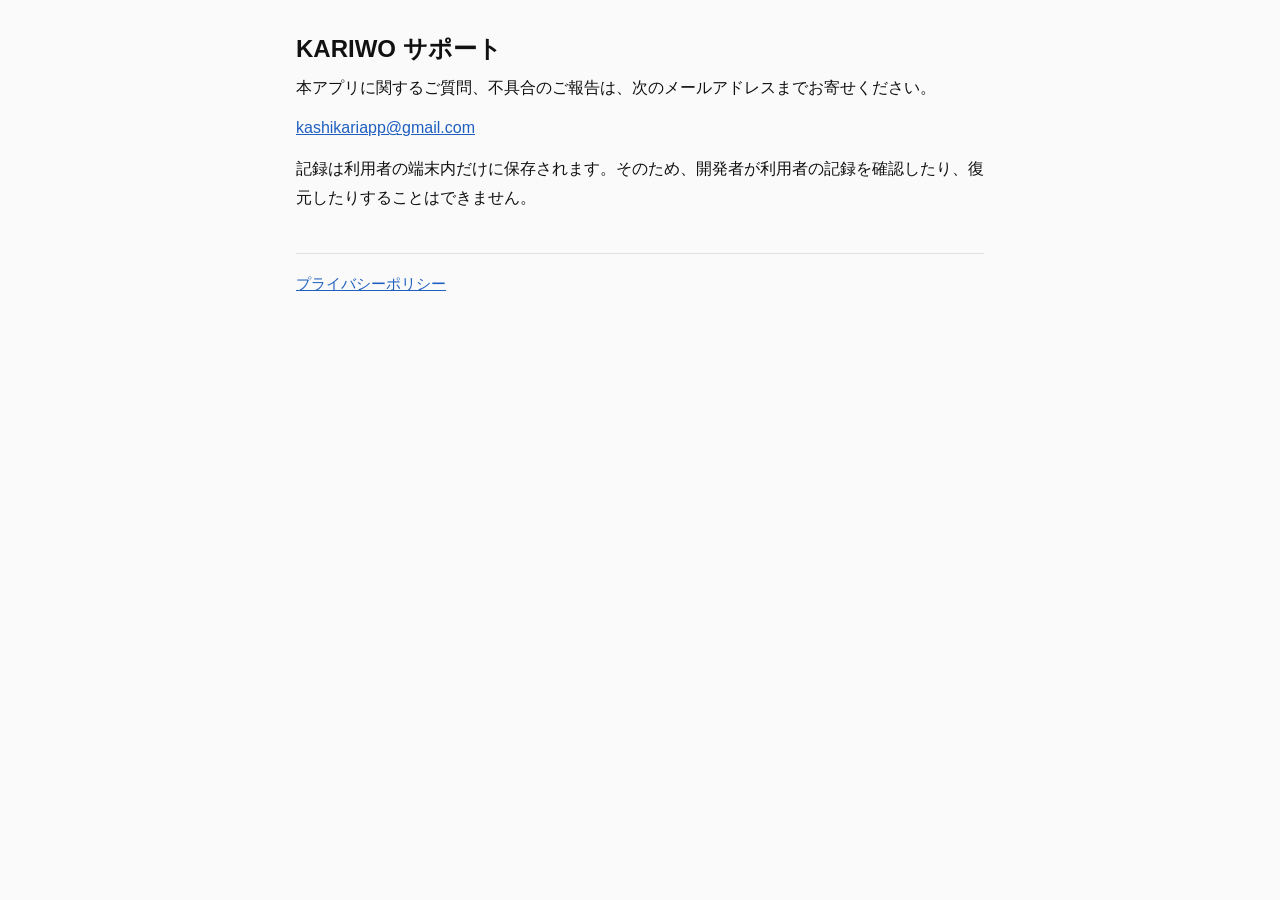
<file: index.html>
<!doctype html>
<html lang="ja">
<head>
  <meta charset="utf-8">
  <meta name="viewport" content="width=device-width, initial-scale=1">
  <title>KARIWO サポート</title>
  <link rel="stylesheet" href="style.css">
</head>
<body>
  <main>
    <h1>KARIWO サポート</h1>

    <p>本アプリに関するご質問、不具合のご報告は、次のメールアドレスまでお寄せください。</p>
    <p><a href="mailto:kashikariapp@gmail.com">kashikariapp@gmail.com</a></p>

    <p>記録は利用者の端末内だけに保存されます。そのため、開発者が利用者の記録を確認したり、復元したりすることはできません。</p>

    <nav>
      <a href="privacy.html">プライバシーポリシー</a>
    </nav>
  </main>
</body>
</html>
</file>
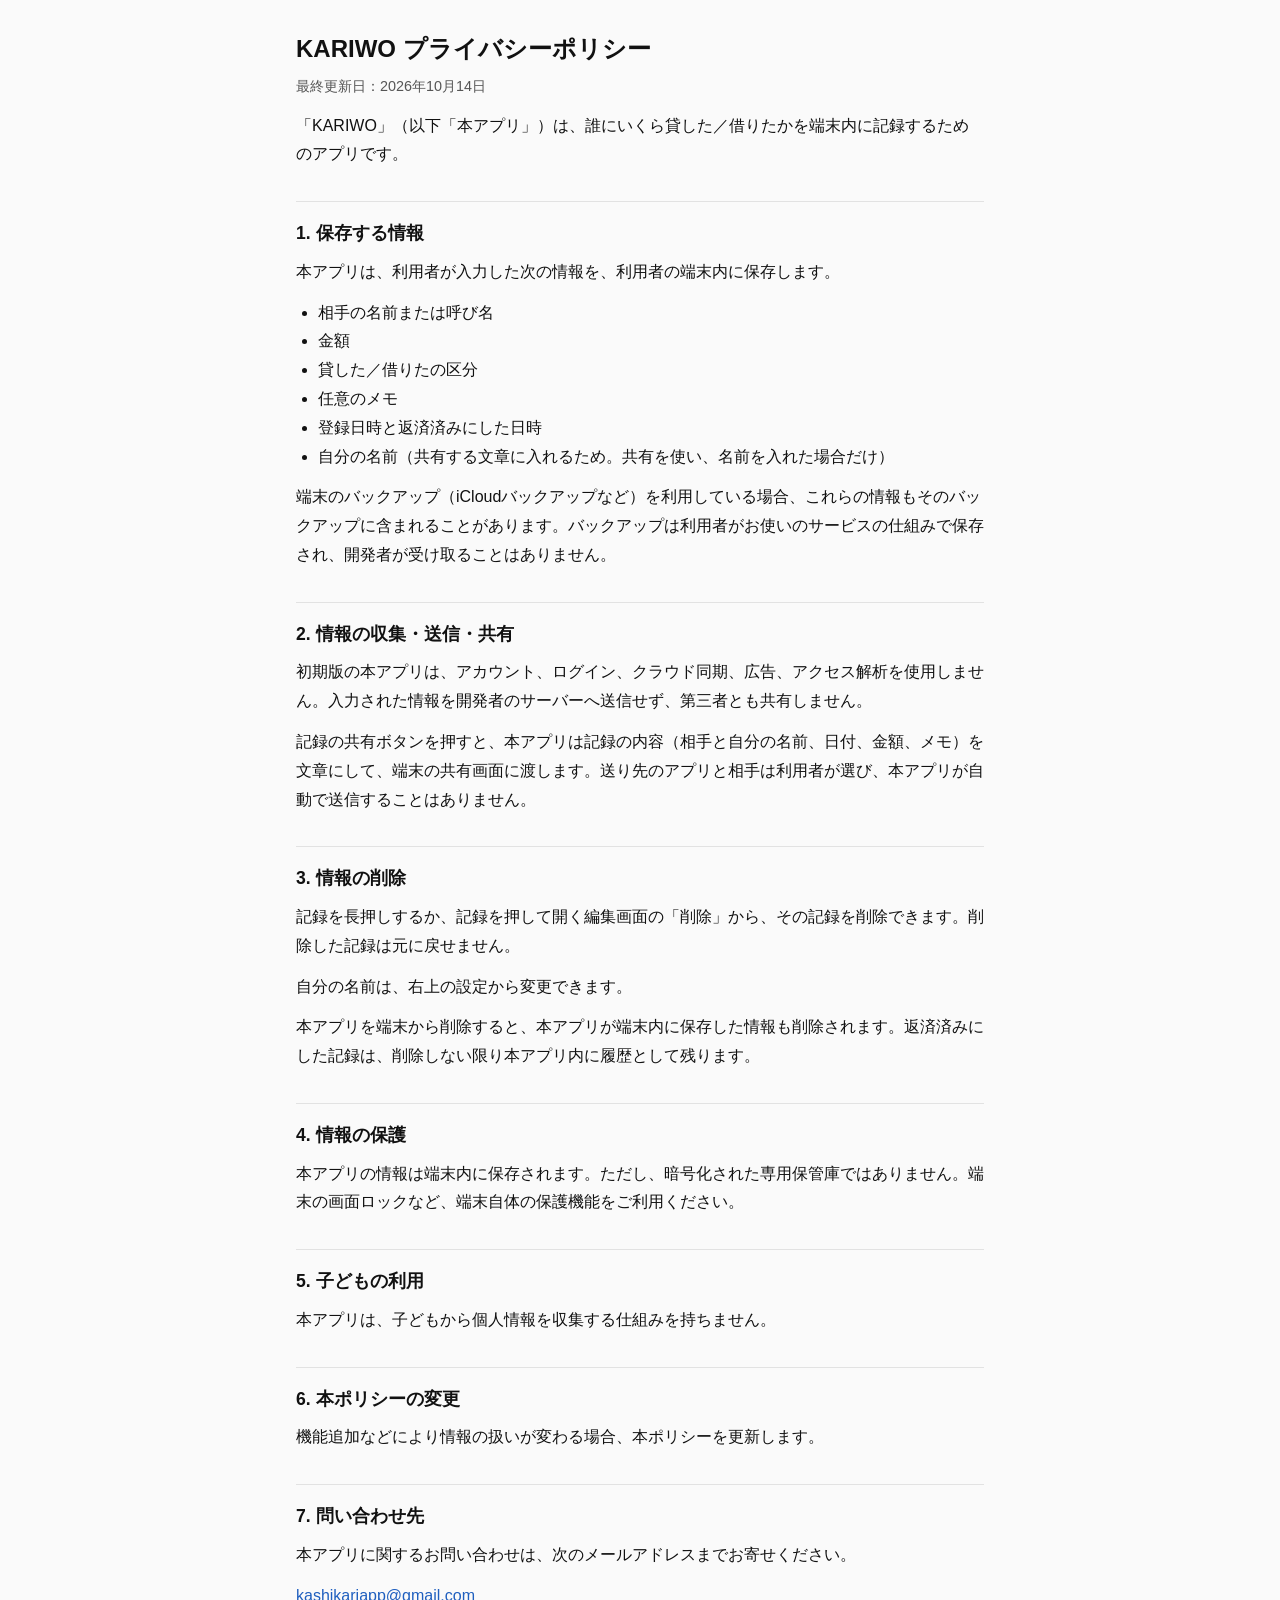
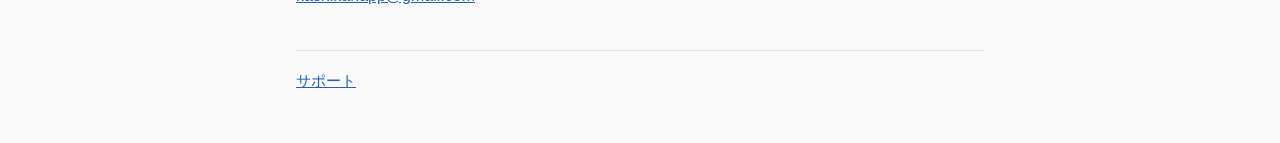
<file: privacy.html>
<!doctype html>
<html lang="ja">
<head>
  <meta charset="utf-8">
  <meta name="viewport" content="width=device-width, initial-scale=1">
  <title>KARIWO プライバシーポリシー</title>
  <link rel="stylesheet" href="style.css">
</head>
<body>
  <main>
    <h1>KARIWO プライバシーポリシー</h1>
    <p class="updated">最終更新日：2026年10月14日</p>

    <p>「KARIWO」（以下「本アプリ」）は、誰にいくら貸した／借りたかを端末内に記録するためのアプリです。</p>

    <h2>1. 保存する情報</h2>
    <p>本アプリは、利用者が入力した次の情報を、利用者の端末内に保存します。</p>
    <ul>
      <li>相手の名前または呼び名</li>
      <li>金額</li>
      <li>貸した／借りたの区分</li>
      <li>任意のメモ</li>
      <li>登録日時と返済済みにした日時</li>
      <li>自分の名前（共有する文章に入れるため。共有を使い、名前を入れた場合だけ）</li>
    </ul>
    <p>端末のバックアップ（iCloudバックアップなど）を利用している場合、これらの情報もそのバックアップに含まれることがあります。バックアップは利用者がお使いのサービスの仕組みで保存され、開発者が受け取ることはありません。</p>

    <h2>2. 情報の収集・送信・共有</h2>
    <p>初期版の本アプリは、アカウント、ログイン、クラウド同期、広告、アクセス解析を使用しません。入力された情報を開発者のサーバーへ送信せず、第三者とも共有しません。</p>
    <p>記録の共有ボタンを押すと、本アプリは記録の内容（相手と自分の名前、日付、金額、メモ）を文章にして、端末の共有画面に渡します。送り先のアプリと相手は利用者が選び、本アプリが自動で送信することはありません。</p>

    <h2>3. 情報の削除</h2>
    <p>記録を長押しするか、記録を押して開く編集画面の「削除」から、その記録を削除できます。削除した記録は元に戻せません。</p>
    <p>自分の名前は、右上の設定から変更できます。</p>
    <p>本アプリを端末から削除すると、本アプリが端末内に保存した情報も削除されます。返済済みにした記録は、削除しない限り本アプリ内に履歴として残ります。</p>

    <h2>4. 情報の保護</h2>
    <p>本アプリの情報は端末内に保存されます。ただし、暗号化された専用保管庫ではありません。端末の画面ロックなど、端末自体の保護機能をご利用ください。</p>

    <h2>5. 子どもの利用</h2>
    <p>本アプリは、子どもから個人情報を収集する仕組みを持ちません。</p>

    <h2>6. 本ポリシーの変更</h2>
    <p>機能追加などにより情報の扱いが変わる場合、本ポリシーを更新します。</p>

    <h2>7. 問い合わせ先</h2>
    <p>本アプリに関するお問い合わせは、次のメールアドレスまでお寄せください。</p>
    <p><a href="mailto:kashikariapp@gmail.com">kashikariapp@gmail.com</a></p>

    <nav>
      <a href="./">サポート</a>
    </nav>
  </main>
</body>
</html>
</file>
<file: style.css>
:root {
  --bg: #fafafa;
  --text: #111111;
  --muted: #555555;
  --line: #e2e2e2;
  --link: #1f5fbf;
}

@media (prefers-color-scheme: dark) {
  :root {
    --bg: #000000;
    --text: #f2f2f2;
    --muted: #a8a8a8;
    --line: #333333;
    --link: #8ab4f8;
  }
}

* {
  box-sizing: border-box;
}

body {
  margin: 0;
  background: var(--bg);
  color: var(--text);
  font-family: -apple-system, BlinkMacSystemFont, "Hiragino Sans", "Hiragino Kaku Gothic ProN", "Noto Sans JP", "Yu Gothic", sans-serif;
  font-size: 16px;
  line-height: 1.8;
}

main {
  max-width: 720px;
  margin: 0 auto;
  padding: 32px 16px 48px;
}

h1 {
  font-size: 1.5rem;
  line-height: 1.4;
  margin: 0 0 8px;
}

h2 {
  font-size: 1.1rem;
  margin: 32px 0 8px;
  padding-top: 16px;
  border-top: 1px solid var(--line);
}

p,
ul {
  margin: 0 0 12px;
}

ul {
  padding-left: 1.4em;
}

a {
  color: var(--link);
  overflow-wrap: anywhere;
}

.updated {
  color: var(--muted);
  font-size: 0.9rem;
}

nav {
  margin-top: 40px;
  padding-top: 16px;
  border-top: 1px solid var(--line);
  font-size: 0.95rem;
}
</file>
